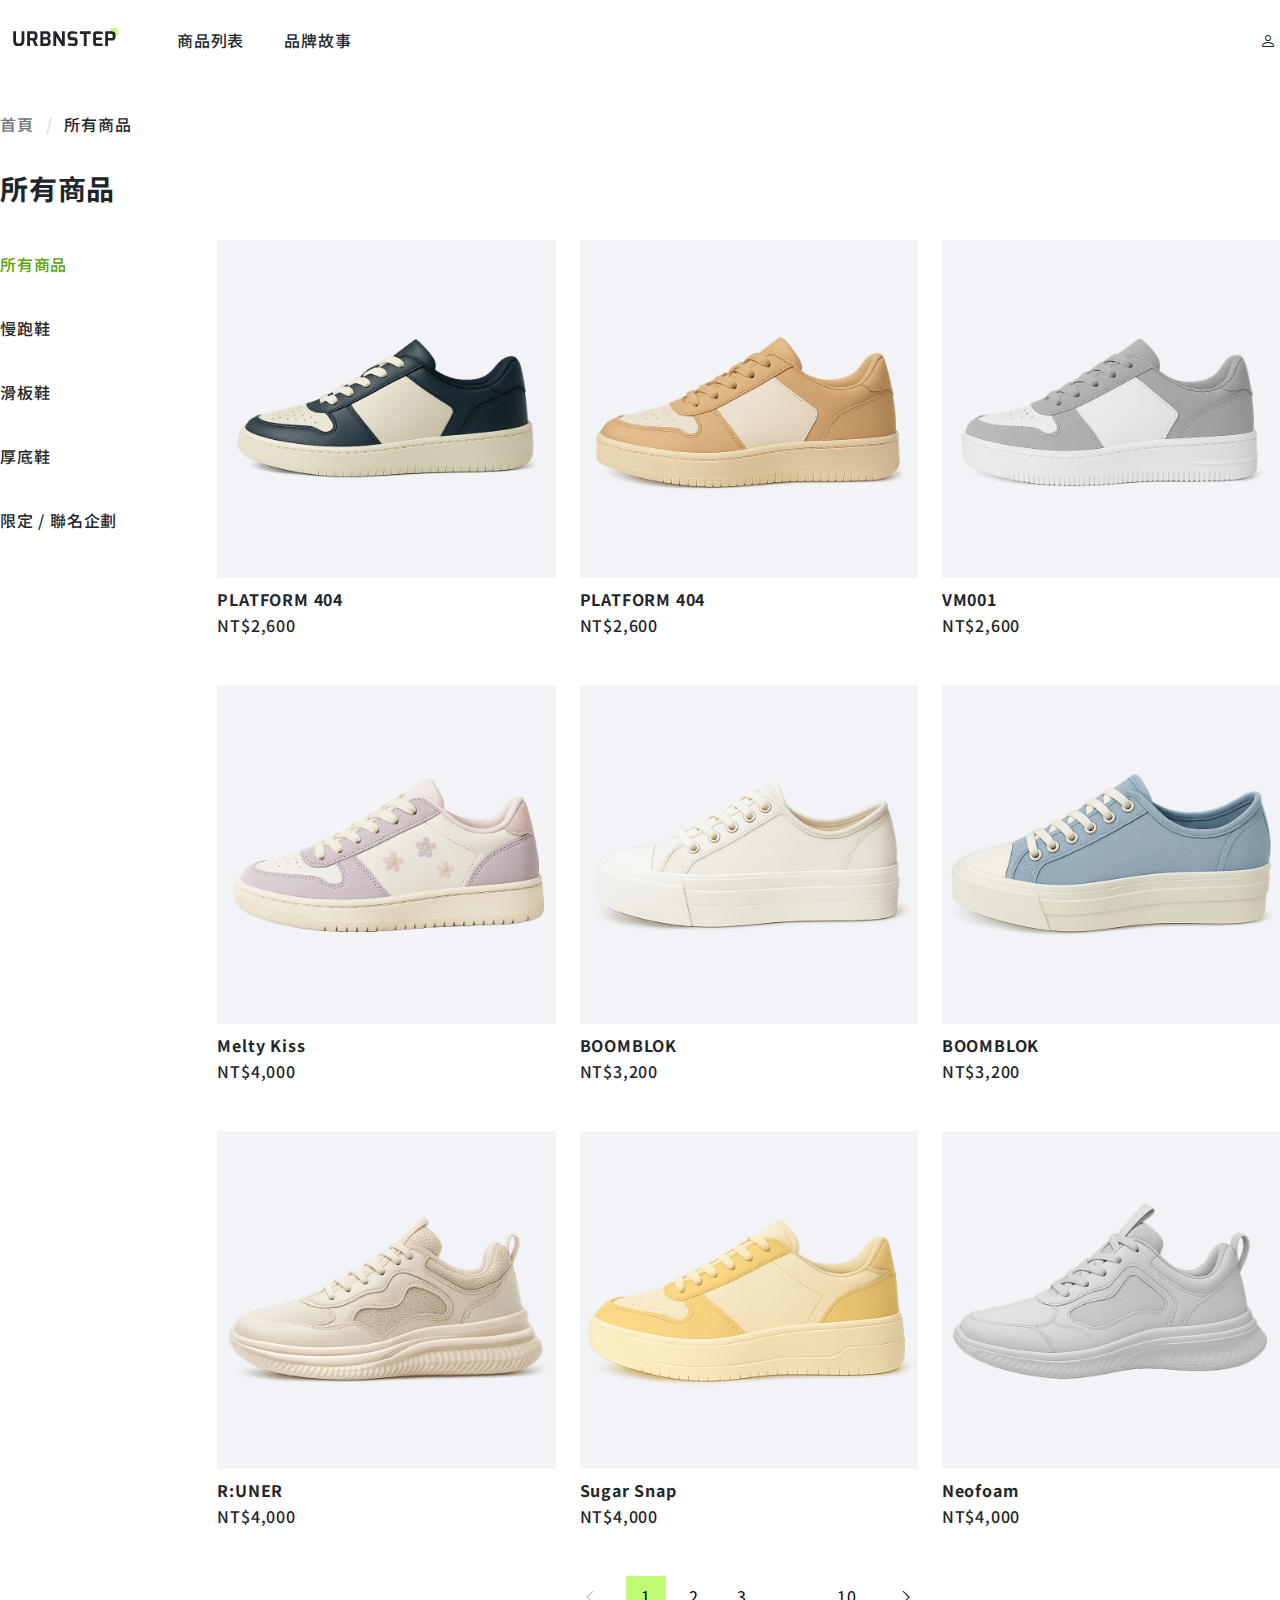
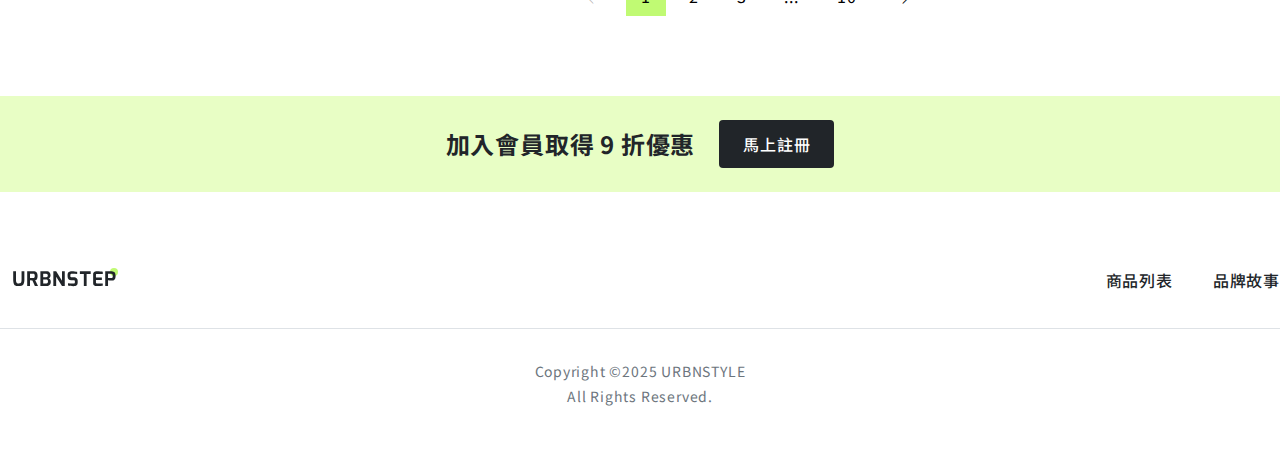
<file: index.html>
<!--本作業有參考助教影片-->

<!DOCTYPE html>
<html lang="zh-TW">
  <head>
    <meta charset="UTF-8" />
    <meta name="viewport" content="width=device-width, initial-scale=1.0" />
    <link rel="stylesheet" href="reset.css" />
    <link rel="stylesheet" href="all.css" />
    <link rel="stylesheet" href="product.css" />
    <link
      rel="stylesheet"
      href="https://cdn.jsdelivr.net/npm/bootstrap-icons@1.13.1/font/bootstrap-icons.min.css"
    />
    <title>產品列表頁</title>
  </head>

  <body>
    <!-- 頁首navbar -->
    <nav class="container py-16 d-flex a-center j-between">
      <div class="d-flex a-center">
        <a href="index.html" class="mr-48"
          ><img src="./2025-week2/logo.svg" alt="logo"
        /></a>
        <a href="product.html" class="py-12 mr-40">商品列表</a>
        <a href="story.html" class="py-12">品牌故事</a>
      </div>
      <div class="personIcon">
        <a href="#"><i class="bi bi-person"></i></a>
      </div>
    </nav>

    <!-- 主要內容 -->
    <main class="container py-32 mb-48">
      <!-- 麵包屑導覽 -->
      <nav class="mb-24">
        <ol class="d-flex">
          <li class="breadcrumb-item">
            <a href="index.html" class="breadcrumb-link">首頁</a>
          </li>
          <li class="breadcrumb-item">所有商品</li>
        </ol>
      </nav>

      <h1 class="h3 py-7 mb-24">所有商品</h1>

      <!-- 側邊導覽欄+產品欄 -->
      <div class="row">
        <!-- 側邊導覽欄 -->
        <div class="col-2">
          <nav>
            <ul class="category">
              <li class="mb-16">
                <a href="#" class="py-12 allProduct">所有商品</a>
              </li>
              <li class="mb-16"><a href="#" class="py-12">慢跑鞋</a></li>
              <li class="mb-16"><a href="#" class="py-12">滑板鞋</a></li>
              <li class="mb-16"><a href="#" class="py-12">厚底鞋</a></li>
              <li><a href="#" class="py-12">限定 / 聯名企劃</a></li>
            </ul>
          </nav>
        </div>

        <!-- 產品欄 -->
        <div class="col-10">
          <!-- 產品列表 -->
          <div class="row mb-48">
            <div class="col-4 mb-48">
              <a href="imformation.html">
                <img
                  src="./2025-week2/product.png"
                  alt="PLATFORM 404"
                  class="mb-12"
                />
                <h2 class="h6 mb-4">PLATFORM 404</h2>
                <p>NT$2,600</p>
              </a>
            </div>

            <div class="col-4 mb-48">
              <a href="imformation.html">
                <img
                  src="./2025-week2/product-1.png"
                  alt="PLATFORM 404"
                  class="mb-12"
                />
                <h2 class="h6 mb-4">PLATFORM 404</h2>
                <p>NT$2,600</p>
              </a>
            </div>

            <div class="col-4 mb-48">
              <a href="product.html">
                <img
                  src="./2025-week2/product-2.png"
                  alt="VM001"
                  class="mb-12"
                />
                <h2 class="h6 mb-4">VM001</h2>
                <p>NT$2,600</p>
              </a>
            </div>

            <div class="col-4 mb-48">
              <a href="product.html">
                <img
                  src="./2025-week2/product-3.png"
                  alt="Melty Kiss"
                  class="mb-12"
                />
                <h2 class="h6 mb-4">Melty Kiss</h2>
                <p>NT$4,000</p>
              </a>
            </div>

            <div class="col-4 mb-48">
              <a href="product.html">
                <img
                  src="./2025-week2/product-4.png"
                  alt="BOOMBLOK"
                  class="mb-12"
                />
                <h2 class="h6 mb-4">BOOMBLOK</h2>
                <p>NT$3,200</p>
              </a>
            </div>

            <div class="col-4 mb-48">
              <a href="product.html">
                <img
                  src="./2025-week2/product-5.png"
                  alt="BOOMBLOK"
                  class="mb-12"
                />
                <h2 class="h6 mb-4">BOOMBLOK</h2>
                <p>NT$3,200</p>
              </a>
            </div>

            <div class="col-4">
              <a href="product.html">
                <img
                  src="./2025-week2/product-6.png"
                  alt="R:UNER"
                  class="mb-12"
                />
                <h2 class="h6 mb-4">R:UNER</h2>
                <p>NT$4,000</p>
              </a>
            </div>

            <div class="col-4">
              <a href="product.html">
                <img
                  src="./2025-week2/product-7.png"
                  alt="Sugar Snap"
                  class="mb-12"
                />
                <h2 class="h6 mb-4">Sugar Snap</h2>
                <p>NT$4,000</p>
              </a>
            </div>

            <div class="col-4">
              <a href="product.html">
                <img
                  src="./2025-week2/product-8.png"
                  alt="Neofoam"
                  class="mb-12"
                />
                <h2 class="h6 mb-4">Neofoam</h2>
                <p>NT$4,000</p>
              </a>
            </div>
          </div>

          <!-- 產品分頁元件 -->
          <ul class="d-flex j-center a-center">
            <li class="mr-12 page">
              <button type="button" class="btn" disabled>
                <i class="bi bi-chevron-left"></i>
              </button>
            </li>

            <li class="mr-8 page">
              <button type="button" class="btn active">1</button>
            </li>

            <li class="mr-8 page">
              <button type="button" class="btn">2</button>
            </li>

            <li class="mr-8 page">
              <button type="button" class="btn">3</button>
            </li>

            <li class="mr-8 page">
              <button type="button" class="btn">...</button>
            </li>

            <li class="page">
              <button type="button" class="btn">10</button>
            </li>

            <li class="ml-12 page">
              <button type="button" class="btn">
                <i class="bi bi-chevron-right"></i>
              </button>
            </li>
          </ul>
        </div>
      </div>
    </main>

    <!-- CTA區域 -->
    <section class="banner">
      <div class="container py-24 d-flex a-center j-center">
        <p class="h4 mr-24">加入會員取得 9 折優惠</p>
        <button type="button" class="btn btn-dark">馬上註冊</button>
      </div>
    </section>

    <footer class="py-64">
      <!-- 頁尾navbar -->
      <nav class="container mb-24 d-flex a-center j-between">
        <div>
          <a href="index.html"
            ><img src="./2025-week2/logo.svg" alt="logo"
          /></a>
        </div>
        <div class="d-flex">
          <a href="product.html" class="py-12 mr-40">商品列表</a>
          <a href="story.html" class="py-12">品牌故事</a>
        </div>
      </nav>

      <!-- 版權 -->
      <div class="container footer pt-32">
        <p class="mb-4">Copyright ©2025 URBNSTYLE</p>
        <p>All Rights Reserved.</p>
      </div>
    </footer>
  </body>
</html>
</file>
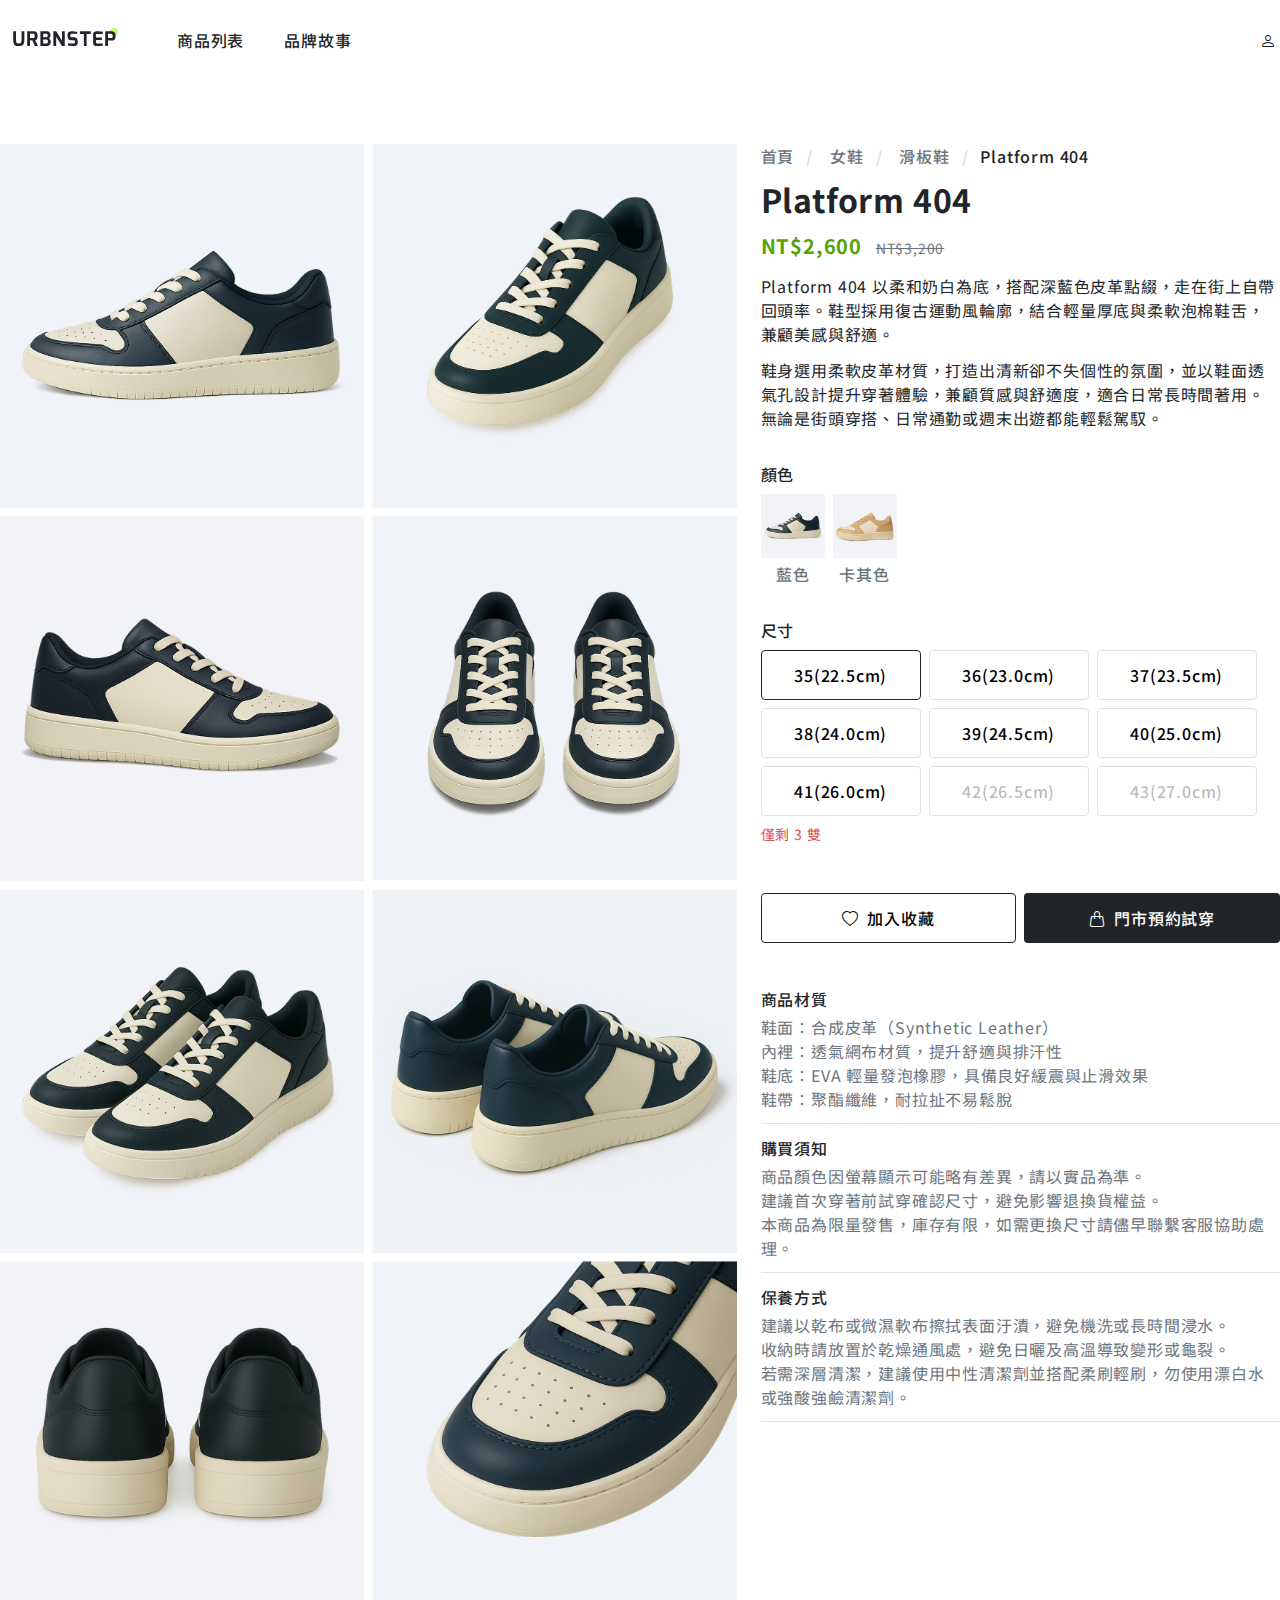
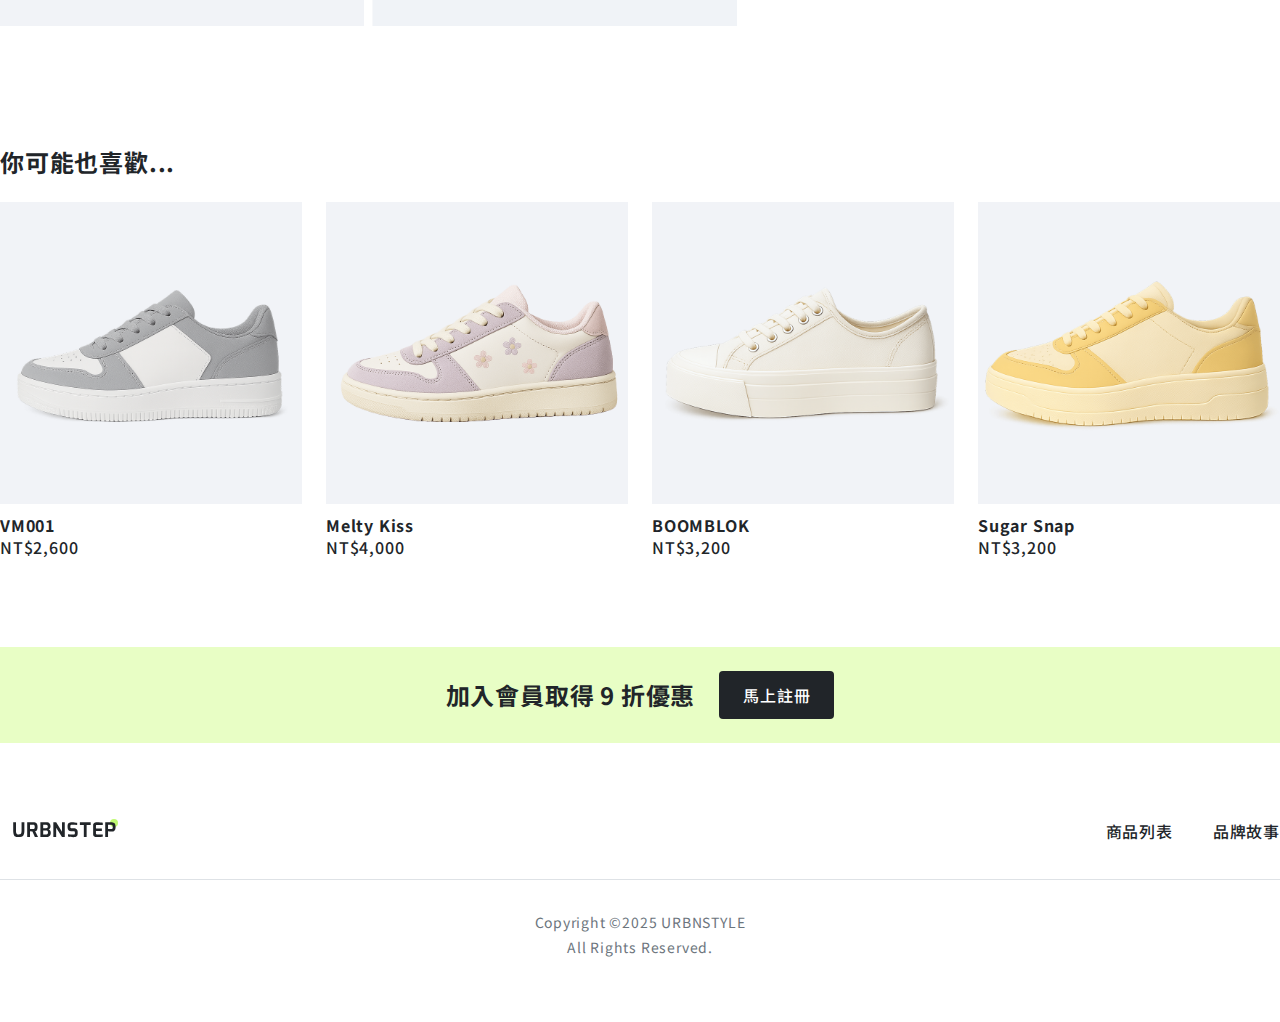
<file: imformation.html>
<!--本作業有參考助教影片-->

<!DOCTYPE html>
<html lang="zh-TW">
    <head>
        <meta charset="UTF-8">
        <meta name="viewport" content="width=device-width, initial-scale=1.0">
        <link rel="stylesheet" href="reset.css">
        <link rel="stylesheet" href="all.css">
        <link rel="stylesheet" href="imformation.css">
        <link rel="stylesheet" href="https://cdn.jsdelivr.net/npm/bootstrap-icons@1.13.1/font/bootstrap-icons.min.css">
        <title>產品詳情頁</title>
    </head>

    <body>

        <!-- 頁首navbar -->
        <nav class="container py-16 d-flex a-center j-between">
            <div class="d-flex a-center">
                <a href="index.html" class="mr-48"><img src="./2025-week2/logo.svg" alt="logo"></a>
                <a href="product.html" class="py-12 mr-40">商品列表</a>
                <a href="story.html" class="py-12">品牌故事</a>
            </div>
            <div class="personIcon">
                <a href="#"><i class="bi bi-person"></i></a>
            </div>
        </nav>

        <!-- 主要內容 -->
        <main class="container py-64">

            <div class="row">

                <!-- 產品圖片 -->
                <div class="col-7">
                    <div class="product-row">

                        <div class="product-col mb-8">
                            <img src="./2025-week2/image.png" alt="商品圖片">
                        </div>

                        <div class="product-col mb-8">
                            <img src="./2025-week2/image-1.png" alt="商品圖片">
                        </div>

                        <div class="product-col mb-8">
                            <img src="./2025-week2/image-2.png" alt="商品圖片">
                        </div>

                        <div class="product-col mb-8">
                            <img src="./2025-week2/image-3.png" alt="商品圖片">
                        </div>

                        <div class="product-col mb-8">
                            <img src="./2025-week2/image-4.png" alt="商品圖片">
                        </div>

                        <div class="product-col mb-8">
                            <img src="./2025-week2/image-5.png" alt="商品圖片">
                        </div>

                        <div class="product-col">
                            <img src="./2025-week2/image-6.png" alt="商品圖片">
                        </div>

                        <div class="product-col">
                            <img src="./2025-week2/image-7.png" alt="商品圖片">
                        </div>

                    </div>
                </div>

                <!-- 產品內容 -->
                <div class="col-5">
                    <!-- 麵包屑導覽 -->
                    <nav class="mb-12">
                        <ol class="d-flex">
                            <li class="breadcrumb-item">
                                <a href="index.html" class="breadcrumb-link">首頁</a>
                            </li>
                            <li class="breadcrumb-item">
                                <a href="girlshoes.html" class="breadcrumb-link">女鞋</a>
                            </li>
                            <li class="breadcrumb-item">
                                <a href="skateshoes.html" class="breadcrumb-link">滑板鞋</a>
                            </li>
                            <li class="breadcrumb-item">Platform 404</li>
                        </ol>
                    </nav>

                    <!-- 產品介紹 -->
                    <div class="information mb-32">
                        <h1 class="h2 mb-16">Platform 404</h1>
                        <h3 class="h5 mb-16">
                        NT$2,600 <del class="ml-8">NT$3,200</del>
                        </h3>
                        <p class="mb-12">
                        Platform 404 以柔和奶白為底，搭配深藍色皮革點綴，走在街上自帶回頭率。鞋型採用復古運動風輪廓，結合輕量厚底與柔軟泡棉鞋舌，兼顧美感與舒適。
                        </p>
                        <p>
                        鞋身選用柔軟皮革材質，打造出清新卻不失個性的氛圍，並以鞋面透氣孔設計提升穿著體驗，兼顧質感與舒適度，適合日常長時間著用。無論是街頭穿搭、日常通勤或週末出遊都能輕鬆駕馭。
                        </p>
                    </div>
 
                    <!-- 產品顏色 -->
                    <div class="mb-32">
                    <h3 class="mb-8">顏色</h3>
                    <div class="d-flex">
                        <div class="product-color mr-8">
                        <img src="./2025-week2/product.png" alt="藍色" class="mb-4">
                        <p>藍色</p>
                        </div>

                        <div class="product-color mr-8">
                        <img src="./2025-week2/product-1.png" alt="卡其色" class="mb-4">
                        <p>卡其色</p>
                        </div>
                    </div>
                    
                    </div>

                    <!-- 產品尺寸 -->
                    <div class="product-size mb-48">
                        <h3 class="mb-8">尺寸</h3>
                        <div class="d-flex wrap gap-8">
                            <button type="button" class="btn active">35(22.5cm)</button>
                            <button type="button" class="btn">36(23.0cm)</button>
                            <button type="button" class="btn">37(23.5cm)</button>
                            <button type="button" class="btn">38(24.0cm)</button>
                            <button type="button" class="btn">39(24.5cm)</button>
                            <button type="button" class="btn">40(25.0cm)</button>
                            <button type="button" class="btn">41(26.0cm)</button>
                            <button type="button" class="btn none" disabled>42(26.5cm)</button>
                            <button type="button" class="btn none" disabled>43(27.0cm)</button>
                            <p>僅剩 3 雙</p>
                        </div>
                        
                    </div>
                    
                    <!-- 收藏/預約 -->
                    <div class="cta d-flex gap-8 mb-32">
                        <button type="button" class="btn btn-light">
                            <i class="bi bi-heart mr-8"></i>加入收藏
                        </button>
                        <button type="button" class="btn btn-dark">
                            <i class="bi bi-handbag mr-8"></i>門市預約試穿
                        </button>
                    </div>

                    <!-- 產品資訊 -->
                    <div class="accordion">
                        <div class="accordion-item py-12">
                            <h6 class="mb-4">商品材質</h6>
                            <p>鞋面：合成皮革（Synthetic Leather）</p>
                            <p>內裡：透氣網布材質，提升舒適與排汗性</p>
                            <p>鞋底：EVA 輕量發泡橡膠，具備良好緩震與止滑效果</p>
                            <p>鞋帶：聚酯纖維，耐拉扯不易鬆脫</p>
                        </div>

                        <div class="accordion-item py-12">
                            <h6 class="mb-4">購買須知</h6>
                            <p>商品顏色因螢幕顯示可能略有差異，請以實品為準。</p>
                            <p>建議首次穿著前試穿確認尺寸，避免影響退換貨權益。</p>
                            <p>本商品為限量發售，庫存有限，如需更換尺寸請儘早聯繫客服協助處理。</p>
                        </div>

                        <div class="accordion-item py-12">
                            <h6 class="mb-4">保養方式</h6>
                            <p>建議以乾布或微濕軟布擦拭表面汙漬，避免機洗或長時間浸水。</p>
                            <p>收納時請放置於乾燥通風處，避免日曬及高溫導致變形或龜裂。</p>
                            <p>若需深層清潔，建議使用中性清潔劑並搭配柔刷輕刷，勿使用漂白水或強酸強鹼清潔劑。</p>
                        </div>
                    </div>

                </div>

            </div>
            
        </main>

        <!-- 推薦內容 -->
        <section>
            <div class="container py-48 mb-40">
                <h2 class="h4 py-9-5 mb-16">你可能也喜歡...</h2>

                <div class="card d-flex gap-24">
                    <div class="card-item">
                        <img src="./2025-week2/product-2.png" alt="推薦商品" class="mb-12">
                        <p class="h6">VM001</p>
                        <p>NT$2,600</p>
                    </div>

                    <div class="card-item">
                        <img src="./2025-week2/product-3.png" alt="推薦商品" class="mb-12">
                        <p class="h6">Melty Kiss</p>
                        <p>NT$4,000</p>
                    </div>

                    <div class="card-item">
                        <img src="./2025-week2/product-4.png" alt="推薦商品" class="mb-12">
                        <p class="h6">BOOMBLOK</p>
                        <p>NT$3,200</p>
                    </div>

                    <div class="card-item">
                        <img src="./2025-week2/product-7.png" alt="推薦商品" class="mb-12">
                        <p class="h6">Sugar Snap</p>
                        <p>NT$3,200</p>
                    </div>

                </div>
            </div>
        </section>

        <!-- CTA區域 -->
        <section class="banner">
            <div class="container py-24 d-flex a-center j-center">
                <p class="h4 mr-24">加入會員取得 9 折優惠</p>
                <button type="button" class="btn btn-dark">馬上註冊</button>
            </div>
        </section>

        <footer class="py-64">

            <!-- 頁尾navbar -->
            <nav class="container mb-24 d-flex a-center j-between">
                <div>
                    <a href="index.html"><img src="./2025-week2/logo.svg" alt="logo"></a>
                </div>
                <div class="d-flex">
                    <a href="product.html" class="py-12 mr-40">商品列表</a>
                    <a href="story.html" class="py-12">品牌故事</a>
                </div>
            </nav>

            <!-- 版權 -->
            <div class="container footer pt-32">
                <p class="mb-4">Copyright ©2025 URBNSTYLE</p>
                <p>All Rights Reserved.</p>
            </div>
        
        </footer>


    </body>

</html>
</file>
<file: all.css>
@import url('https://fonts.googleapis.com/css2?family=Noto+Sans+TC:wght@100..900&display=swap');

/* 通用 */
:root{
    --Neutral-900: #212529;
    --Neutral-600: #6C757D;
    --Neutral-700: #495057;
    --Neutral-300: #DEE2E6;
    --Primary-400: #57A203;
    --Primary-300: #C0FA73;
    --Primary-200: #E8FEC5;
    --Neutral-White: #FFFFFF;
    --Functional-Danger-300:#D74F4F;
}

body{
    color: var(--Neutral-900);
    font-family: "Noto Sans TC", sans-serif;
    font-weight: 500;
    line-height: 1.5;
    letter-spacing: 0.05em;
}

a{
    text-decoration: none;
    color: var(--Neutral-900);
    display: block;
}

img{
    vertical-align: middle;
    max-width: 100%;
    height: auto;
}

/* 外層 */
.container{
    max-width: 1296px;
    margin: 0 auto;
}

/* 格線 */
.row{
    display: flex;
    flex-wrap: wrap;
    margin-right: -12px;
    margin-left: -12px;
}

.col-1{
    padding-left: 12px;
    padding-right: 12px;
    width: calc(100% / 12);
} 

.col-2{
    padding-left: 12px;
    padding-right: 12px;
    width: calc(100% / 12 * 2);
} 

.col-3{
    padding-left: 12px;
    padding-right: 12px;
    width: calc(100% / 12 * 3);
} 

.col-4{
    padding-left: 12px;
    padding-right: 12px;
    width: calc(100% / 12 * 4);
} 

.col-5{
    padding-left: 12px;
    padding-right: 12px;
    width: calc(100% / 12 * 5);
}

.col-6{
    padding-left: 12px;
    padding-right: 12px;
    width: calc(100% / 12 * 6);
} 

.col-7{
    padding-left: 12px;
    padding-right: 12px;
    width: calc(100% / 12 * 7);
} 

.col-8{
    padding-left: 12px;
    padding-right: 12px;
    width: calc(100% / 12 * 8);
} 

.col-9{
    padding-left: 12px;
    padding-right: 12px;
    width: calc(100% / 12 * 9);
} 

.col-10{
    padding-left: 12px;
    padding-right: 12px;
    width: calc(100% / 12 * 10);
} 

.col-11{
    padding-left: 12px;
    padding-right: 12px;
    width: calc(100% / 12 * 11);
} 

.col-12{
    padding-left: 12px;
    padding-right: 12px;
    width: 100%;
} 

/* flex */
.d-flex{
    display: flex;
}

.wrap{
    flex-wrap: wrap;
}

.a-center{
    align-items: center;
}

.j-center{
    justify-content: center;
}

.j-between{
    justify-content: space-between;
}

/* 間距 */
.pt-32{
    padding-top: 32px;
}

.py-7{
    padding-top: 7px;
    padding-bottom: 7px;
}

.py-9-5{
    padding-top: 9.5px;
    padding-bottom: 9.5px;
}

.py-12{
    padding-top: 12px;
    padding-bottom: 12px;
}

.py-16{
    padding-top: 16px;
    padding-bottom: 16px;
}

.py-24{
    padding-top: 24px;
    padding-bottom: 24px;
}

.py-32{
    padding-top: 32px;
    padding-bottom: 32px;
}

.py-48{
    padding-top: 48px;
    padding-bottom: 48px;
}


.py-64{
    padding-top: 64px;
    padding-bottom: 64px;
}

.ml-8{
    margin-left: 8px;
}

.ml-12{
    margin-left: 12px;
}

.mr-8{
    margin-right: 8px;
}

.mr-12{
    margin-right: 12px;
}

.mr-24{
    margin-right: 24px;
}

.mr-40{
    margin-right: 40px;
}

.mr-48{
    margin-right: 48px;
}

.mb-4{
    margin-bottom: 4px;
}

.mb-8{
    margin-bottom: 8px;
}

.mb-12{
    margin-bottom: 12px;
}

.mb-16{
    margin-bottom: 16px;
}

.mb-24{
    margin-bottom: 24px;
}

.mb-32{
    margin-bottom: 32px;
}

.mb-40{
    margin-bottom: 40px;
}

.mb-48{
    margin-bottom: 48px;
}

.gap-8{
    gap: 8px;
}

.gap-24{
    gap: 24px;
}

/* 標題樣式 */
.h2{
    font-size: 32px;
    font-weight: 700;
    line-height: 1.2;
}

.h3{
    font-size: 28px;
    font-weight: 700;
}

.h4{
    font-size: 24px;
    font-weight: 700;
    line-height: 1.2;
}

.h5{
    font-size: 20px;
    font-weight: 700;
    line-height: 1.2;
}

.h6{
    font-weight: 700;
    line-height: 1.2;
}

/* 元件 */
.breadcrumb-item + .breadcrumb-item::before{
    content: '/';
    padding: 0 12px;
    color: var(--Neutral-300);
    font-weight: 700;
}

.breadcrumb-link{
    color: var(--Neutral-600);
    display: inline;
}

.btn{
    border-radius: 4px;
    cursor: pointer;
    border: none;
    background: transparent;
    font-family: inherit;
    font-size: 16px;
    font-weight: 500;
    line-height: 1.5;
    letter-spacing: 0.05em;
    padding: 12px 24px;
}

.btn-light{
    border: solid 1px var(--Neutral-900);
}

.btn-dark{
    background-color: var(--Neutral-900);
    color: var(--Neutral-White);
}
</file>
<file: product.css>
.personIcon{
    width: 24px;
    height: 24px;
    text-align: center;
}

.personIcon a{
    display: block;
}

.allProduct{
    color:var(--Primary-400)
}

.page .btn{
    padding: 8px 15px;
    border-radius: 0px;
    font-weight: 400;
}

.page .active{
    background: var(--Primary-300);
}

.banner{
    background: var(--Primary-200);
}

.footer{
    color: var(--Neutral-600);
    text-align: center;
    font-size: 14px;
    font-weight: 400;
    border-top: solid 1px var(--Neutral-300);
}

/* 擬態選擇器 */
nav a:hover{
    color: var(--Neutral-600);
}

nav i:hover{
    color: var(--Primary-400);
}

.banner .btn:hover{
    background-color: var(--Neutral-700);
}
</file>
<file: imformation.css>
.personIcon {
  width: 24px;
  height: 24px;
  text-align: center;
}

.personIcon a {
  display: block;
}

.product-row {
  display: flex;
  flex-wrap: wrap;
  margin-left: -4px;
  margin-right: -4px;
}

.product-col {
  padding-left: 4px;
  padding-right: 4px;
  width: calc(100% / 12 * 6);
}

.information .h5 {
  color: var(--Primary-400);
}

.information del {
  color: var(--Neutral-600);
  font-size: 14px;
  font-weight: 400;
}

.information p {
  font-weight: 400;
}

.product-color {
  width: 64px;
  text-align: center;
  color: var(--Neutral-600);
}

.product-size .btn {
  border: solid 1px var(--Neutral-300);
  width: 160px;
}

.product-size .active,
.product-size :hover {
  border-color: var(--Neutral-900);
}

.product-size .none {
  pointer-events: none;
}

.product-size p {
  color: var(--Functional-Danger-300);
  font-size: 14px;
  font-weight: 400;
}

.cta .btn {
  width: 50%;
}

.accordion p {
  color: var(--Neutral-600);
  font-weight: 400;
}

.accordion-item {
  border-bottom: 1px solid var(--Neutral-300);
}

.banner {
  background: var(--Primary-200);
}

.footer {
  color: var(--Neutral-600);
  text-align: center;
  font-size: 14px;
  font-weight: 400;
  border-top: solid 1px var(--Neutral-300);
}

/* 擬態選擇器 */
nav a:hover {
  color: var(--Neutral-600);
}

nav i:hover {
  color: var(--Primary-400);
}

.cta .btn-light:hover {
  color: var(--Neutral-White);
  background-color: var(--Neutral-900);
}

.cta .btn-dark:hover,
.banner .btn:hover {
  background-color: var(--Neutral-700);
}
</file>
